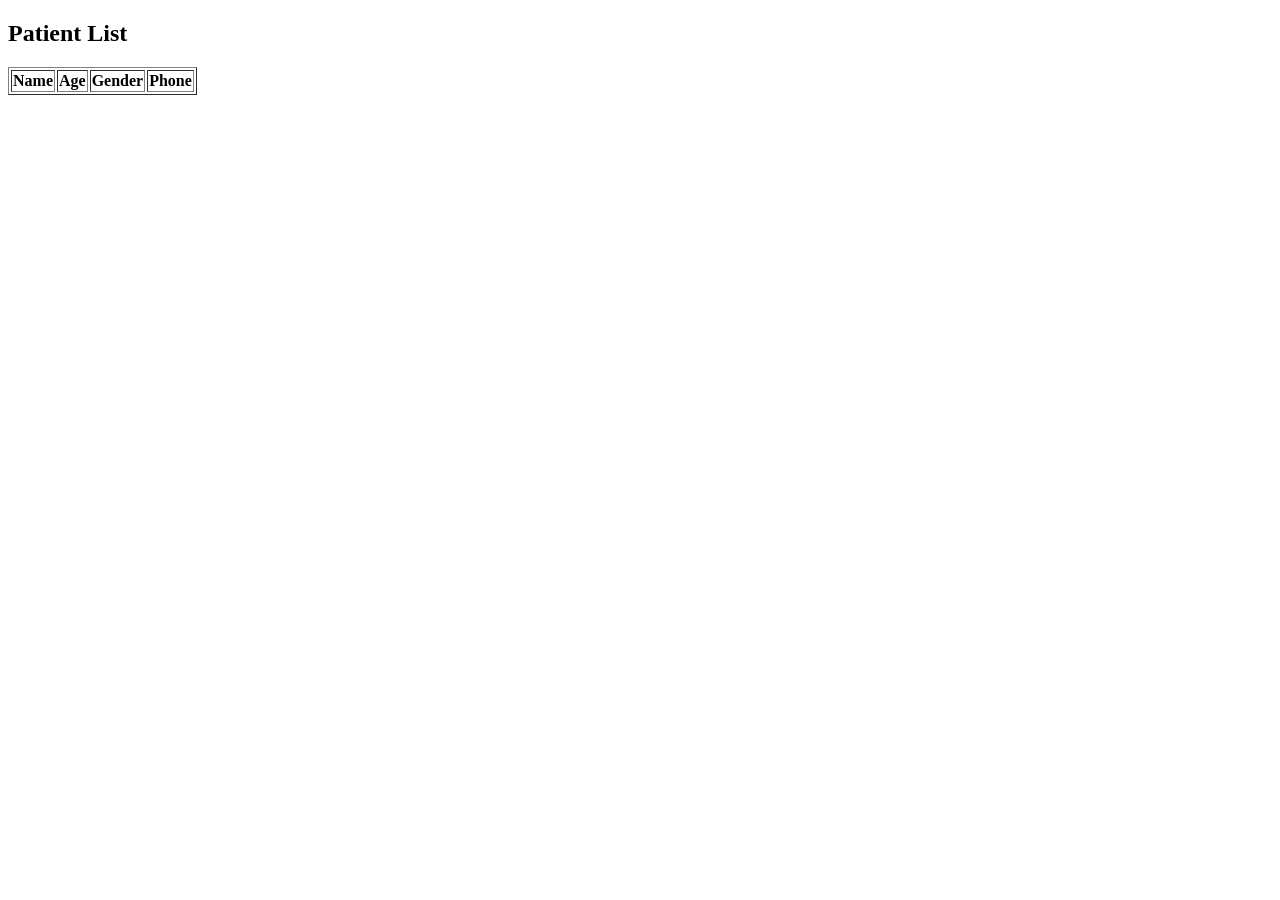
<file: frontend/templates/patient.html>
<!DOCTYPE html>
<html>
<head>
    <title>Patients</title>
</head>
<body>

<h2>Patient List</h2>

<table border="1">
    <thead>
        <tr>
            <th>Name</th>
            <th>Age</th>
            <th>Gender</th>
            <th>Phone</th>
        </tr>
    </thead>

    <tbody id="patientsTable">

    </tbody>

</table>

<script>

fetch("http://127.0.0.1:8000/api/patients/")
.then(response => response.json())
.then(data => {

    let table = document.getElementById("patientsTable");

    data.forEach(patient => {

        table.innerHTML += `
        <tr>
            <td>${patient.first_name} ${patient.last_name}</td>
            <td>${patient.age}</td>
            <td>${patient.gender}</td>
            <td>${patient.phone}</td>
        </tr>
        `;

    });

});

</script>

</body>
</html>
</file>
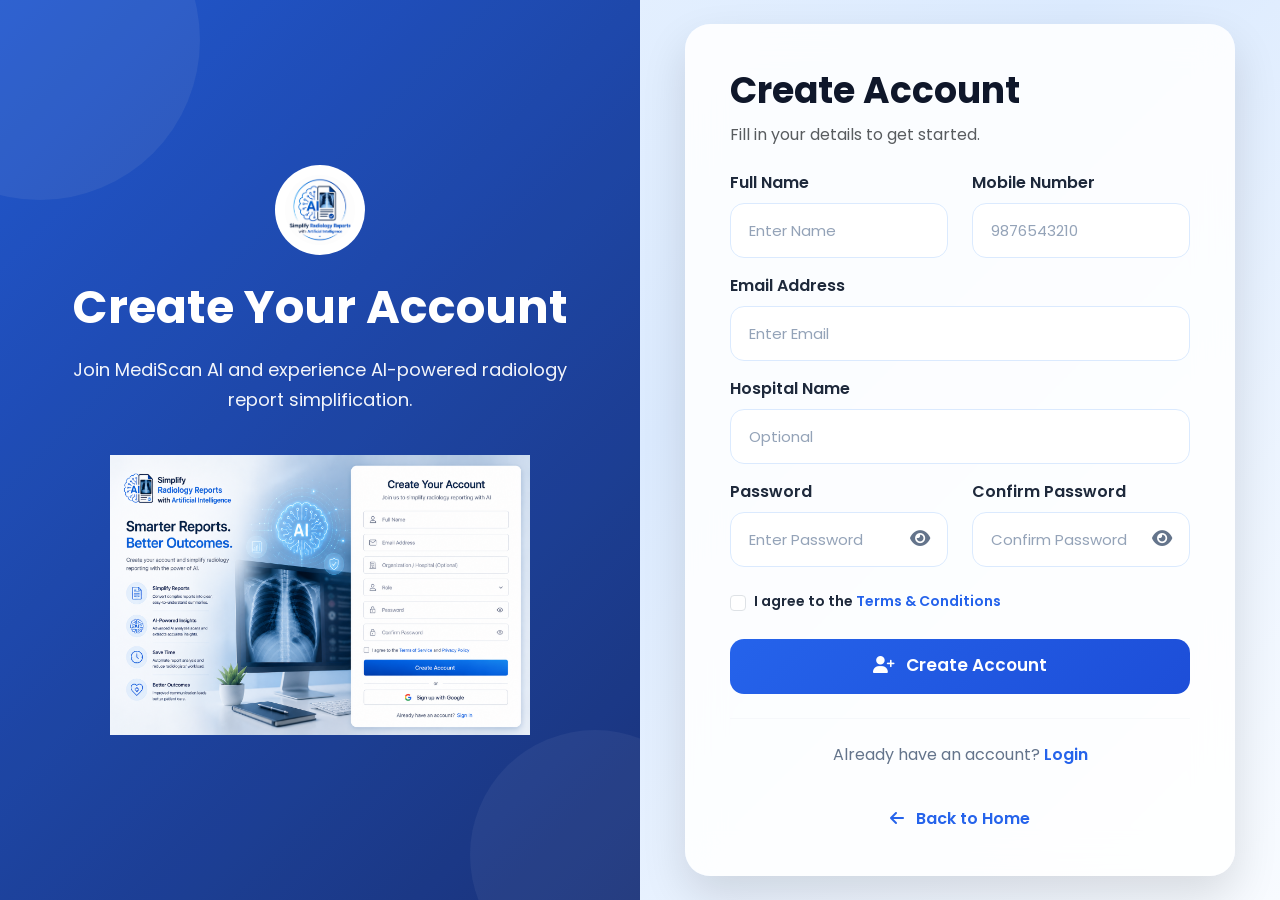
<file: frontend/templates/register.html>
<!DOCTYPE html>
<html lang="en">
<head>
    <meta charset="UTF-8">
    <meta name="viewport" content="width=device-width, initial-scale=1.0">
    <title>Register | MediScan AI</title>
    <!-- Bootstrap -->
    <link href="https://cdn.jsdelivr.net/npm/bootstrap@5.3.3/dist/css/bootstrap.min.css" rel="stylesheet">
    <!-- Font Awesome -->
    <link rel="stylesheet"
        href="https://cdnjs.cloudflare.com/ajax/libs/font-awesome/6.7.2/css/all.min.css">
    <!-- Google Font -->
    <link href="https://fonts.googleapis.com/css2?family=Poppins:wght@300;400;500;600;700;800&display=swap"
        rel="stylesheet">
        <!-- <link rel="stylesheet" href="../static/css/theme.css"> -->
    <!-- CSS -->
    <link rel="stylesheet" href="../static/css/register.css">
</head>
<body>
<div class="container-fluid register-page">
<div class="row min-vh-100">
<!-- ================= LEFT PANEL ================= -->
<div class="col-lg-6 left-panel">
<div class="overlay"></div>
<div class="left-content">
<img src="../static/images/logo.png" class="register-logo" alt="Logo">
<h1>Create Your Account</h1>
<p>
Join MediScan AI and experience AI-powered
radiology report simplification.
</p>
<img src="../static/images/register-hero.png"
class="img-fluid register-image"
alt="Register">
</div>
</div>
<!-- ================= RIGHT PANEL ================= -->
<div class="col-lg-6 d-flex justify-content-center align-items-center">
<div class="register-card">
<h2>Create Account</h2>
<p class="text-muted mb-4">
Fill in your details to get started.
</p>
<form id="registerForm">
<div class="row">
<div class="col-md-6 mb-3">
<label>Full Name</label>
<input type="text"
class="form-control"
placeholder="Enter Name"
required>
</div>
<div class="col-md-6 mb-3">
<label>Mobile Number</label>
<input type="tel"
class="form-control"
placeholder="9876543210"
required>
</div>
</div>
<div class="mb-3">
<label>Email Address</label>
<input type="email"
class="form-control"
placeholder="Enter Email"
required>
</div>
<div class="mb-3">
<label>Hospital Name</label>
<input type="text"
class="form-control"
placeholder="Optional">
</div>
<!-- part - 2 -->
<!-- Password -->
<div class="row">
    <div class="col-md-6 mb-3">
        <label>Password</label>
        <div class="password-box">
            <input
                type="password"
                id="password"
                class="form-control"
                placeholder="Enter Password"
                required>
            <i class="fa-solid fa-eye toggle-password"
                id="togglePassword"></i>
        </div>
    </div>
    <div class="col-md-6 mb-3">
        <label>Confirm Password</label>
        <div class="password-box">
            <input
                type="password"
                id="confirmPassword"
                class="form-control"
                placeholder="Confirm Password"
                required>
            <i class="fa-solid fa-eye toggle-confirm"
                id="toggleConfirm"></i>
        </div>
    </div>
</div>
<!-- Terms -->
<div class="form-check mb-4">
    <input
        class="form-check-input"
        type="checkbox"
        id="terms"
        required>
    <label class="form-check-label" for="terms">
        I agree to the
        <a href="#">Terms & Conditions</a>
    </label>
</div>
<!-- Register Button -->
<button
    type="submit"
    class="btn btn-primary w-100">
    <i class="fa-solid fa-user-plus me-2"></i>
    Create Account
</button>
</form>
<hr class="my-4">
<p class="text-center">
    Already have an account?
   <a href="/login/">
        Login
    </a>
</p>
<div class="text-center mt-3">
    <a href="/index/"
        class="back-home">
        <i class="fa-solid fa-arrow-left me-2"></i>
        Back to Home
    </a>
</div>
</div>
</div>
</div>
</div>
<script src="../static/js/theme.js"></script>
<!-- Bootstrap JS -->
<script src="https://cdn.jsdelivr.net/npm/bootstrap@5.3.3/dist/js/bootstrap.bundle.min.js"></script>
<!-- Register JS -->
<script src="../static/js/register.js"></script>
</body>
</html>
</file>
<file: frontend/static/css/theme.css>
/* =========================================
        GLOBAL DARK THEME
========================================= */
body.dark-mode{
    background:#121212 !important;
    color:#ffffff !important;
}
/* Cards */
body.dark-mode .card,
body.dark-mode .settings-card,
body.dark-mode .profile-card,
body.dark-mode .report-card,
body.dark-mode .upload-card,
body.dark-mode .result-card,
body.dark-mode .login-card{
    background:#1f1f1f !important;
    color:#ffffff !important;
    border:1px solid #333;
}
/* Sidebar */
body.dark-mode .sidebar{
    background:#181818 !important;
}
/* Topbar */
body.dark-mode .topbar{
    background:#1f1f1f !important;
    color:#ffffff;
}
/* Inputs */
body.dark-mode input,
body.dark-mode textarea,
body.dark-mode select{
    background:#2a2a2a !important;
    color:white !important;
    border:1px solid #555 !important;
}
/* Tables */
body.dark-mode table{
    color:white;
}
body.dark-mode th{
    background:#252525;
}
body.dark-mode td{
    background:#1d1d1d;
}
/* Footer */
body.dark-mode footer{
    background:#3b3838e3;
    color:white;
}
</file>
<file: frontend/static/css/register.css>
/* part -1 */
/*=========================================
        GOOGLE FONT
=========================================*/
@import url('https://fonts.googleapis.com/css2?family=Poppins:wght@300;400;500;600;700;800&display=swap');
/*=========================================
        RESET
=========================================*/
*{
    margin:0;
    padding:0;
    box-sizing:border-box;
    font-family:'Poppins',sans-serif;
}
body{
    background:linear-gradient(135deg,#eef6ff,#dbeafe,#f8fbff);
    overflow-x:hidden;
}
/*=========================================
        REGISTER PAGE
=========================================*/
.register-page{
    min-height:100vh;
}
/*=========================================
        LEFT PANEL
=========================================*/
.left-panel{
    background:linear-gradient(135deg,#2563eb,#1e3a8a);
    display:flex;
    justify-content:center;
    align-items:center;
    position:relative;
    overflow:hidden;
}
/* Dark Overlay */
.overlay{
    position:absolute;
    width:100%;
    height:100%;
    background:rgba(0,0,0,.12);
}
/* Content */
.left-content{
    position:relative;
    text-align:center;
    color:#fff;
    z-index:2;
    padding:40px;
}
.register-logo{
    width:90px;
    height:90px;
    border-radius:50%;
    background:#fff;
    padding:10px;
    margin-bottom:25px;
}
.left-content h1{
    font-size:46px;
    font-weight:700;
    margin-bottom:20px;
}
.left-content p{
    font-size:18px;
    opacity:.95;
    margin-bottom:40px;
    line-height:30px;
}
/* Illustration */
.register-image{
    width:100%;
    max-width:420px;
    animation:float 4s ease-in-out infinite;
}
/* Floating Animation */
@keyframes float{
    0%{
        transform:translateY(0);
    }
    50%{
        transform:translateY(-12px);
    }
    100%{
        transform:translateY(0);
    }
}
/* part -2 */
/*=========================================
        REGISTER CARD
=========================================*/
.register-card{
    width:100%;
    max-width:550px;
    background:rgba(255,255,255,.88);
    backdrop-filter:blur(18px);
    -webkit-backdrop-filter:blur(18px);
    border-radius:25px;
    padding:45px;
    box-shadow:0 20px 45px rgba(0,0,0,.12);
    transition:.4s;
}
.register-card:hover{
    transform:translateY(-8px);
    box-shadow:0 25px 50px rgba(37,99,235,.18);
}
.register-card h2{
    font-size:36px;
    font-weight:700;
    color:#0f172a;
    margin-bottom:10px;
}
.register-card p{
    color:#64748b;
    margin-bottom:30px;
}
/*=========================================
        FORM LABEL
=========================================*/
.register-card label{
    font-weight:600;
    color:#1e293b;
    margin-bottom:8px;
    display:block;
}
/*=========================================
        INPUT BOX
=========================================*/
.form-control{
    height:55px;
    border-radius:14px;
    border:1px solid #dbeafe;
    padding-left:18px;
    font-size:15px;
    transition:.3s;
}
.form-control::placeholder{
    color:#94a3b8;
}
.form-control:focus{
    border-color:#2563eb;
    box-shadow:0 0 12px rgba(37,99,235,.18);
}
/*=========================================
        PASSWORD BOX
=========================================*/
.password-box{
    position:relative;
}
.password-box .form-control{
    padding-right:50px;
}
.toggle-password,
.toggle-confirm{
    position:absolute;
    right:18px;
    top:50%;
    transform:translateY(-50%);
    cursor:pointer;
    color:#64748b;
    font-size:18px;
    transition:.3s;
}
.toggle-password:hover,
.toggle-confirm:hover{
    color:#2563eb;
}
/*=========================================
        TERMS
=========================================*/
.form-check{
    margin-top:8px;
}
.form-check-input{
    cursor:pointer;
}
.form-check-label{
    font-size:14px;
    color:#475569;
}
.form-check-label a{
    color:#2563eb;
    text-decoration:none;
    font-weight:600;
}
.form-check-label a:hover{
    text-decoration:underline;
}
/*=========================================
        BUTTON
=========================================*/
.btn-primary{
    height:55px;
    border:none;
    border-radius:14px;
    background:linear-gradient(135deg,#2563eb,#1d4ed8);
    font-size:17px;
    font-weight:600;
    transition:.3s;
}
.btn-primary:hover{
    transform:translateY(-3px);
    background:linear-gradient(135deg,#1d4ed8,#1e40af);
    box-shadow:0 12px 25px rgba(37,99,235,.28);
}
/*=========================================
        LINKS
=========================================*/
.register-card a{
    color:#2563eb;
    text-decoration:none;
    font-weight:600;
}
.register-card a:hover{
    text-decoration:underline;
}
.back-home{
    display:inline-block;
    margin-top:10px;
    transition:.3s;
}
.back-home:hover{
    transform:translateX(-5px);
}
/* part -3 */
/*=========================================
        HORIZONTAL LINE
=========================================*/
hr{
    border:0;
    height:1px;
    background:#e2e8f0;
    margin:30px 0;
}
/*=========================================
        FORM ANIMATION
=========================================*/
.register-card{
    animation:fadeUp .8s ease;
}
@keyframes fadeUp{
    from{
        opacity:0;
        transform:translateY(40px);
    }
    to{
        opacity:1;
        transform:translateY(0);
    }
}
/*=========================================
        BACKGROUND DECORATION
=========================================*/
.left-panel::before{
    content:"";
    position:absolute;
    width:320px;
    height:320px;
    background:rgba(255,255,255,.08);
    border-radius:50%;
    top:-120px;
    left:-120px;
}
.left-panel::after{
    content:"";
    position:absolute;
    width:250px;
    height:250px;
    background:rgba(255,255,255,.05);
    border-radius:50%;
    bottom:-80px;
    right:-80px;
}
/*=========================================
        INPUT HOVER
=========================================*/
.form-control:hover{
    border-color:#60a5fa;
}
/*=========================================
        BUTTON ICON
=========================================*/
.btn-primary i{
    margin-right:8px;
}
/*=========================================
        RESPONSIVE
=========================================*/
@media(max-width:991px){
.left-panel{
    display:none;
}
.register-page{
    padding:30px 15px;
}
.register-card{
    max-width:650px;
    margin:auto;
}
}
@media(max-width:768px){
.register-card{
    padding:35px;
}
.register-card h2{
    font-size:30px;
}
.left-content h1{
    font-size:34px;
}
}
@media(max-width:576px){
body{
    background:#f8fbff;
}
.register-card{
    padding:25px 20px;
    border-radius:18px;
}
.register-card h2{
    font-size:28px;
    text-align:center;
}
.register-card p{
    text-align:center;
}
.form-control{
    height:50px;
    font-size:14px;
}
.btn-primary{
    height:50px;
    font-size:16px;
}
.back-home{
    display:block;
    text-align:center;
}
.form-check-label{
    font-size:13px;
}
}
/*=========================================
        SCROLLBAR
=========================================*/
::-webkit-scrollbar{
    width:8px;
}
::-webkit-scrollbar-track{
    background:#edf2f7;
}
::-webkit-scrollbar-thumb{
    background:#2563eb;
    border-radius:20px;
}
::-webkit-scrollbar-thumb:hover{
    background:#1d4ed8;
}
</file>
